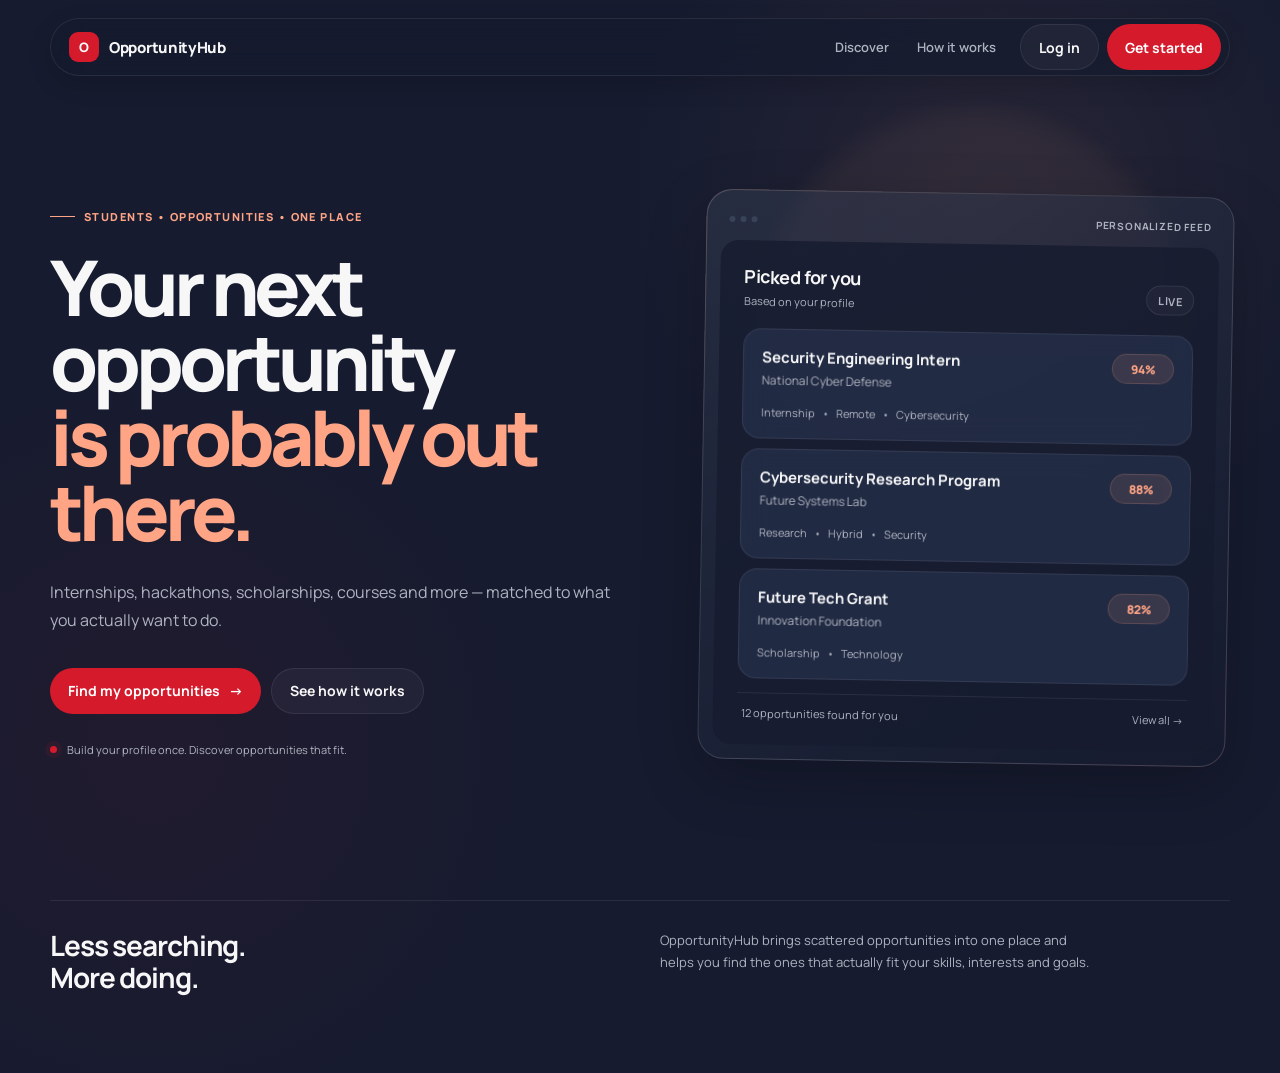
<file: frontend/index.html>
<!DOCTYPE html>
<html lang="en">
<head>
    <meta charset="UTF-8">

    <meta
        name="viewport"
        content="width=device-width, initial-scale=1.0"
    >

    <title>OpportunityHub — One platform. Every opportunity.</title>

    <meta
        name="description"
        content="Discover internships, hackathons, scholarships, courses and other opportunities matched to your profile."
    >

    <!-- Manrope -->
    <link rel="preconnect" href="https://fonts.googleapis.com">
    <link rel="preconnect" href="https://fonts.gstatic.com" crossorigin>

    <link
        href="https://fonts.googleapis.com/css2?family=Manrope:wght@400;500;600;700;800&display=swap"
        rel="stylesheet"
    >

    <!-- OpportunityHub styles -->
    <link rel="stylesheet" href="css/variables.css">
    <link rel="stylesheet" href="css/global.css">
    <link rel="stylesheet" href="css/components.css">
    <link rel="stylesheet" href="css/pages.css">
</head>

<body>

<div class="landing">

    <!-- ================================
         Navigation
    ================================= -->

    <header class="site-nav">
        <div class="container">

            <nav class="nav-inner">

                <a href="index.html" class="brand">
                    <span class="brand-mark">O</span>
                    <span>OpportunityHub</span>
                </a>

                <div class="nav-links">
                    <a href="#discover">Discover</a>
                    <a href="#how-it-works">How it works</a>
                </div>

                <div class="nav-actions">

                    <a
                        href="login.html"
                        class="btn btn-secondary"
                    >
                        Log in
                    </a>

                    <a
                        href="register.html"
                        class="btn btn-primary"
                    >
                        Get started
                    </a>

                </div>

            </nav>

        </div>
    </header>


    <!-- ================================
         Main
    ================================= -->

    <main>

        <!-- Hero -->
        <section class="container hero">

            <!-- Hero Copy -->
            <div class="hero-copy">

                <div class="hero-eyebrow">
                    STUDENTS • OPPORTUNITIES • ONE PLACE
                </div>

                <h1 class="hero-title">
                    Your next opportunity
                    <br>
                    <span>is probably out there.</span>
                </h1>

                <p class="hero-description">
                    Internships, hackathons, scholarships, courses and
                    more — matched to what you actually want to do.
                </p>

                <div class="hero-actions">

                    <a
                        href="register.html"
                        class="btn btn-primary"
                    >
                        Find my opportunities
                        <span aria-hidden="true">→</span>
                    </a>

                    <a
                        href="#how-it-works"
                        class="btn btn-secondary"
                    >
                        See how it works
                    </a>

                </div>

                <div class="hero-note">
                    Build your profile once. Discover opportunities that fit.
                </div>

            </div>


            <!-- ================================
                 Product Preview
            ================================= -->

            <div class="hero-preview">

                <div class="preview-window">

                    <div class="preview-topbar">

                        <div class="preview-dots">
                            <span></span>
                            <span></span>
                            <span></span>
                        </div>

                        <div class="preview-label">
                            Personalized feed
                        </div>

                    </div>


                    <div class="preview-content">

                        <div class="preview-heading">

                            <div>
                                <h2>Picked for you</h2>

                                <p>
                                    Based on your profile
                                </p>
                            </div>

                            <span class="pill">
                                Live
                            </span>

                        </div>


                        <div class="preview-list">

                            <!-- Opportunity 1 -->
                            <article class="opportunity-card">

                                <div class="opportunity-card__top">

                                    <div>

                                        <h3 class="opportunity-card__title">
                                            Security Engineering Intern
                                        </h3>

                                        <p class="opportunity-card__org">
                                            National Cyber Defense
                                        </p>

                                    </div>

                                    <span class="match-badge">
                                        94%
                                    </span>

                                </div>

                                <div class="opportunity-card__meta">

                                    <span>
                                        Internship
                                    </span>

                                    <span>•</span>

                                    <span>
                                        Remote
                                    </span>

                                    <span>•</span>

                                    <span>
                                        Cybersecurity
                                    </span>

                                </div>

                            </article>


                            <!-- Opportunity 2 -->
                            <article class="opportunity-card">

                                <div class="opportunity-card__top">

                                    <div>

                                        <h3 class="opportunity-card__title">
                                            Cybersecurity Research Program
                                        </h3>

                                        <p class="opportunity-card__org">
                                            Future Systems Lab
                                        </p>

                                    </div>

                                    <span class="match-badge">
                                        88%
                                    </span>

                                </div>

                                <div class="opportunity-card__meta">

                                    <span>
                                        Research
                                    </span>

                                    <span>•</span>

                                    <span>
                                        Hybrid
                                    </span>

                                    <span>•</span>

                                    <span>
                                        Security
                                    </span>

                                </div>

                            </article>


                            <!-- Opportunity 3 -->
                            <article class="opportunity-card">

                                <div class="opportunity-card__top">

                                    <div>

                                        <h3 class="opportunity-card__title">
                                            Future Tech Grant
                                        </h3>

                                        <p class="opportunity-card__org">
                                            Innovation Foundation
                                        </p>

                                    </div>

                                    <span class="match-badge">
                                        82%
                                    </span>

                                </div>

                                <div class="opportunity-card__meta">

                                    <span>
                                        Scholarship
                                    </span>

                                    <span>•</span>

                                    <span>
                                        Technology
                                    </span>

                                </div>

                            </article>

                        </div>


                        <div class="preview-footer">

                            <span>
                                12 opportunities found for you
                            </span>

                            <span>
                                View all →
                            </span>

                        </div>

                    </div>

                </div>

            </div>

        </section>


        <!-- ================================
             Bottom Statement
        ================================= -->

        <section
            class="container hero-statement"
            id="how-it-works"
        >

            <div>

                <strong>
                    Less searching.<br>
                    More doing.
                </strong>

            </div>

            <div>

                <p>
                    OpportunityHub brings scattered opportunities into
                    one place and helps you find the ones that actually
                    fit your skills, interests and goals.
                </p>

            </div>

        </section>

    </main>

</div>


<!-- JavaScript -->
<script src="js/main.js"></script>

</body>
</html>
</file>
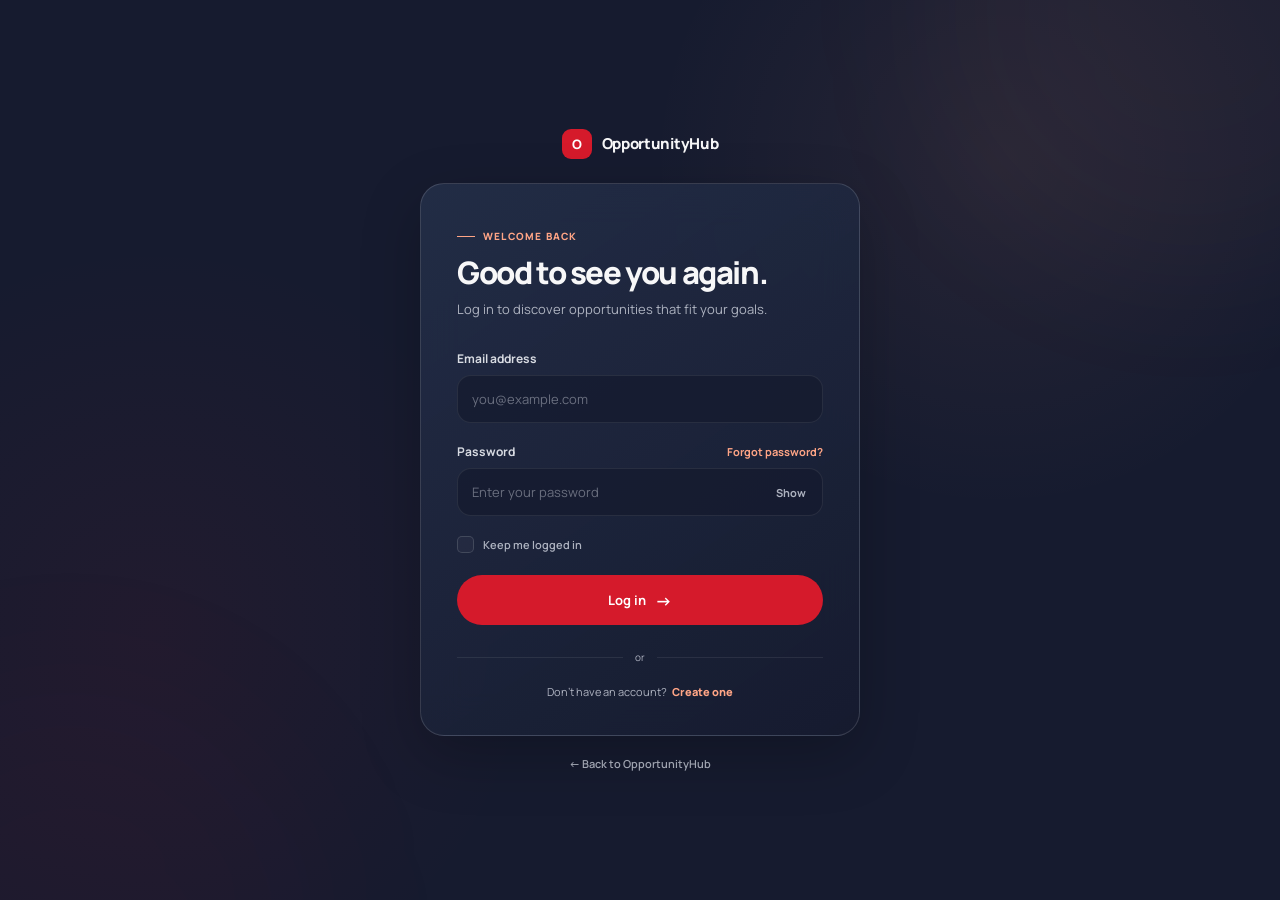
<file: frontend/applications.html>
<!DOCTYPE html>
<html lang="en">
<head>
    <meta charset="UTF-8">
    <meta name="viewport" content="width=device-width, initial-scale=1.0">
    <title>Applications — OpportunityHub</title>
    <link rel="preconnect" href="https://fonts.googleapis.com">
    <link rel="preconnect" href="https://fonts.gstatic.com" crossorigin>
    <link href="https://fonts.googleapis.com/css2?family=Manrope:wght@400;500;600;700;800&display=swap" rel="stylesheet">
    <link rel="stylesheet" href="css/variables.css">
    <link rel="stylesheet" href="css/global.css">
    <link rel="stylesheet" href="css/components.css">
    <link rel="stylesheet" href="css/pages.css">
</head>
<body>
    <div class="page-shell">
        <header class="topbar">
            <a href="dashboard.html" class="brand">
                <span class="brand-mark">O</span>
                <span>OpportunityHub</span>
            </a>
            <nav class="topbar-nav">
                <a href="dashboard.html">Dashboard</a>
                <a href="opportunities.html">Discover</a>
                <a href="saved.html">Saved</a>
                <a href="applications.html" class="active">Applications</a>
            </nav>
            <button id="logoutButton" class="btn btn-secondary small" type="button">Logout</button>
        </header>

        <main class="page-container">
            <section class="content-panel">
                <div class="section-header">
                    <h2>My applications</h2>
                </div>
                <div id="applicationsList" class="applications-list"></div>
                <div id="applicationsEmpty" class="empty-state" hidden>You have not applied to any opportunity yet.</div>
            </section>
        </main>
    </div>

    <script src="js/api.js"></script>
    <script src="js/applications.js"></script>
</body>
</html>
</file>
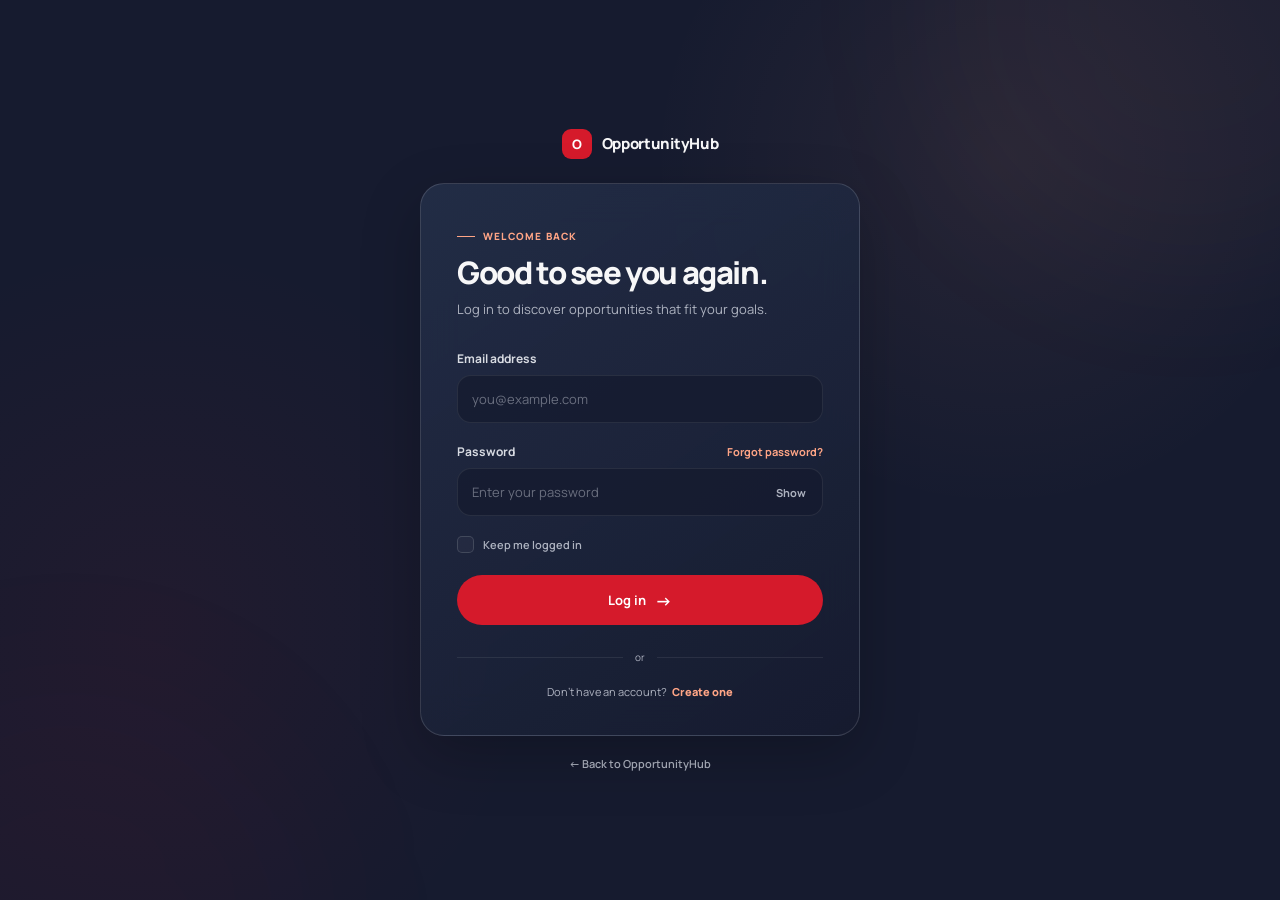
<file: frontend/dashboard.html>
<!DOCTYPE html>
<html lang="en">
<head>
    <meta charset="UTF-8">
    <meta name="viewport" content="width=device-width, initial-scale=1.0">
    <title>Dashboard — OpportunityHub</title>
    <link rel="preconnect" href="https://fonts.googleapis.com">
    <link rel="preconnect" href="https://fonts.gstatic.com" crossorigin>
    <link href="https://fonts.googleapis.com/css2?family=Manrope:wght@400;500;600;700;800&display=swap" rel="stylesheet">
    <link rel="stylesheet" href="css/variables.css">
    <link rel="stylesheet" href="css/global.css">
    <link rel="stylesheet" href="css/components.css">
    <link rel="stylesheet" href="css/pages.css">
</head>
<body>
    <div class="page-shell">
        <header class="topbar">
            <a href="dashboard.html" class="brand">
                <span class="brand-mark">O</span>
                <span>OpportunityHub</span>
            </a>
            <nav class="topbar-nav">
                <a href="dashboard.html" class="active">Dashboard</a>
                <a href="opportunities.html">Discover</a>
                <a href="saved.html">Saved</a>
                <a href="applications.html">Applications</a>
            </nav>
            <button id="logoutButton" class="btn btn-secondary small" type="button">Logout</button>
        </header>

        <main class="page-container">
            <section class="hero-panel">
                <h1 id="welcomeName">Welcome back</h1>
                <p id="profileMeta">Loading your profile…</p>
            </section>

            <section class="stats-grid">
                <div class="stat-card">
                    <span class="label">Recommendations</span>
                    <span class="value" id="statOpportunityCount">0</span>
                </div>
                <div class="stat-card">
                    <span class="label">Saved</span>
                    <span class="value" id="statSavedCount">0</span>
                </div>
                <div class="stat-card">
                    <span class="label">Applications</span>
                    <span class="value" id="statApplicationsCount">0</span>
                </div>
                <div class="stat-card">
                    <span class="label">Best match</span>
                    <span class="value" id="statBestMatch">0%</span>
                </div>
            </section>

            <section class="content-panel">
                <div class="section-header">
                    <h2>Recommended for you</h2>
                </div>
                <div id="recommendationsList" class="recommendations-list"></div>
                <div id="recommendationsEmpty" class="empty-state" hidden>No recommendations yet. Add your profile details and explore opportunities.</div>
            </section>
        </main>
    </div>

    <script src="js/api.js"></script>
    <script src="js/dashboard.js"></script>
</body>
</html>
</file>
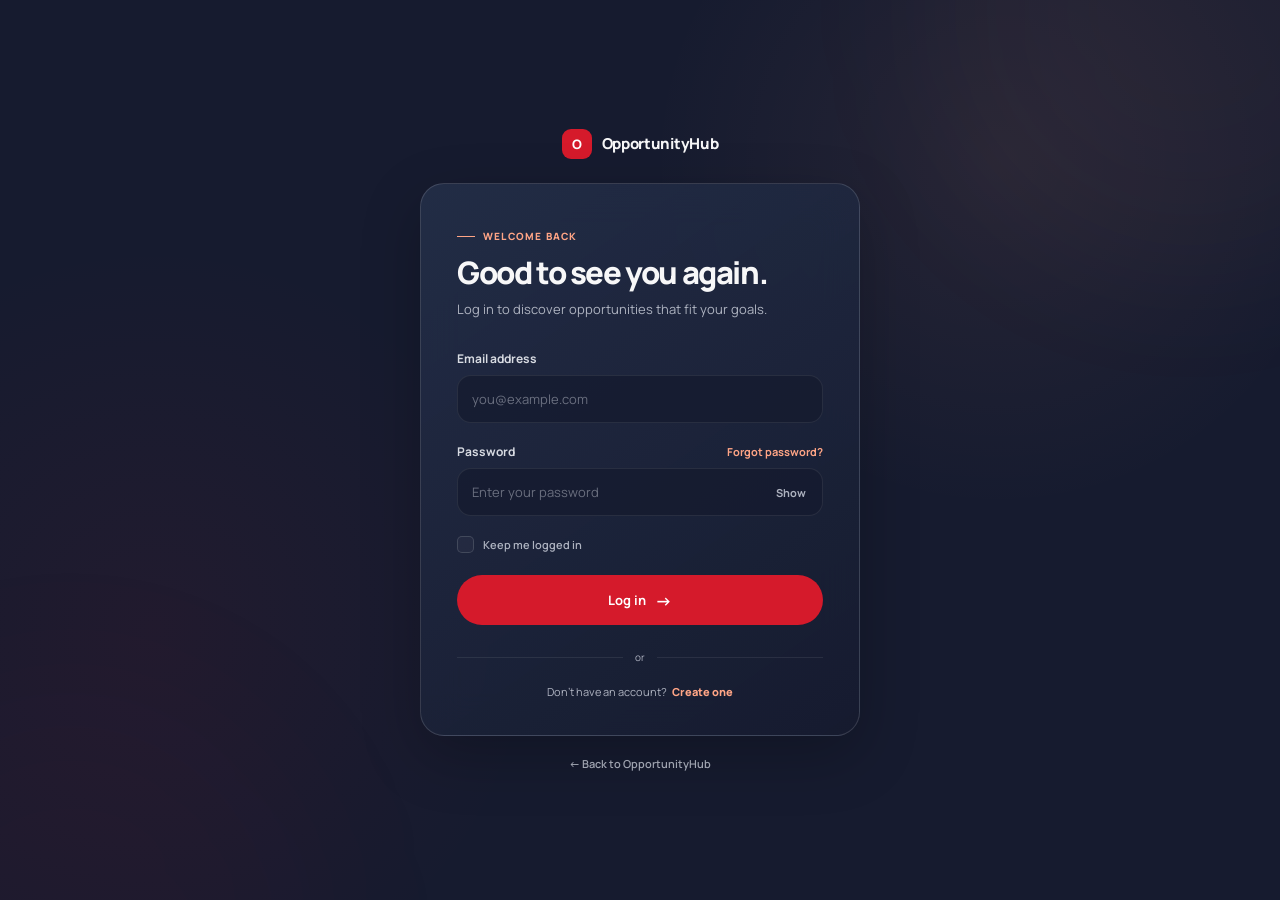
<file: frontend/login.html>
<!DOCTYPE html>
<html lang="en">
<head>
    <meta charset="UTF-8">

    <meta
        name="viewport"
        content="width=device-width, initial-scale=1.0"
    >

    <title>Log in — OpportunityHub</title>

    <meta
        name="description"
        content="Log in to your OpportunityHub account and discover opportunities matched to you."
    >

    <!-- Manrope -->
    <link rel="preconnect" href="https://fonts.googleapis.com">
    <link rel="preconnect" href="https://fonts.gstatic.com" crossorigin>

    <link
        href="https://fonts.googleapis.com/css2?family=Manrope:wght@400;500;600;700;800&display=swap"
        rel="stylesheet"
    >

    <!-- OpportunityHub styles -->
    <link rel="stylesheet" href="css/variables.css">
    <link rel="stylesheet" href="css/global.css">
    <link rel="stylesheet" href="css/components.css">
    <link rel="stylesheet" href="css/pages.css">
</head>

<body>

<main class="auth-page">

    <!-- Decorative background -->
    <div class="auth-glow auth-glow--one"></div>
    <div class="auth-glow auth-glow--two"></div>


    <section class="auth-shell">

        <!-- Brand -->
        <a
            href="index.html"
            class="auth-brand"
            aria-label="OpportunityHub home"
        >
            <span class="brand-mark">O</span>
            <span>OpportunityHub</span>
        </a>


        <!-- Login Card -->
        <div class="auth-card">

            <!-- Header -->
            <div class="auth-header">

                <span class="auth-eyebrow">
                    WELCOME BACK
                </span>

                <h1>
                    Good to see you again.
                </h1>

                <p>
                    Log in to discover opportunities
                    that fit your goals.
                </p>

            </div>


            <!-- Login Form -->
            <form
                class="auth-form"
                id="loginForm"
            >

                <!-- Email -->
                <div class="form-field">

                    <label for="email">
                        Email address
                    </label>

                    <input
                        type="email"
                        id="email"
                        name="email"
                        placeholder="you@example.com"
                        autocomplete="email"
                        required
                    >

                </div>


                <!-- Password -->
                <div class="form-field">

                    <div class="form-label-row">

                        <label for="password">
                            Password
                        </label>

                        <a
                            href="#"
                            class="forgot-link"
                            id="forgotPassword"
                        >
                            Forgot password?
                        </a>

                    </div>


                    <div class="password-field">

                        <input
                            type="password"
                            id="password"
                            name="password"
                            placeholder="Enter your password"
                            autocomplete="current-password"
                            minlength="8"
                            required
                        >

                        <button
                            type="button"
                            class="password-toggle"
                            id="passwordToggle"
                            aria-label="Show password"
                        >
                            <span id="passwordToggleText">
                                Show
                            </span>
                        </button>

                    </div>

                </div>


                <!-- Remember Me -->
                <label class="remember-option">

                    <input
                        type="checkbox"
                        id="remember"
                        name="remember"
                    >

                    <span class="custom-checkbox"></span>

                    <span>
                        Keep me logged in
                    </span>

                </label>


                <!-- Status / Error -->
                <div
                    class="auth-message"
                    id="authMessage"
                    role="alert"
                    aria-live="polite"
                ></div>


                <!-- Submit -->
                <button
                    type="submit"
                    class="btn btn-primary auth-submit"
                    id="loginButton"
                >

                    <span id="loginButtonText">
                        Log in
                    </span>

                    <span
                        class="button-arrow"
                        aria-hidden="true"
                    >
                        →
                    </span>

                </button>

            </form>


            <!-- Divider -->
            <div class="auth-divider">
                <span>or</span>
            </div>


            <!-- Register -->
            <div class="auth-register">

                <span>
                    Don't have an account?
                </span>

                <a href="register.html">
                    Create one
                </a>

            </div>

        </div>


        <!-- Footer -->
        <div class="auth-footer">

            <a href="index.html">
                ← Back to OpportunityHub
            </a>

        </div>

    </section>

</main>

<script src="js/api.js"></script>
<script src="js/login.js"></script>

</body>
</html>
</file>
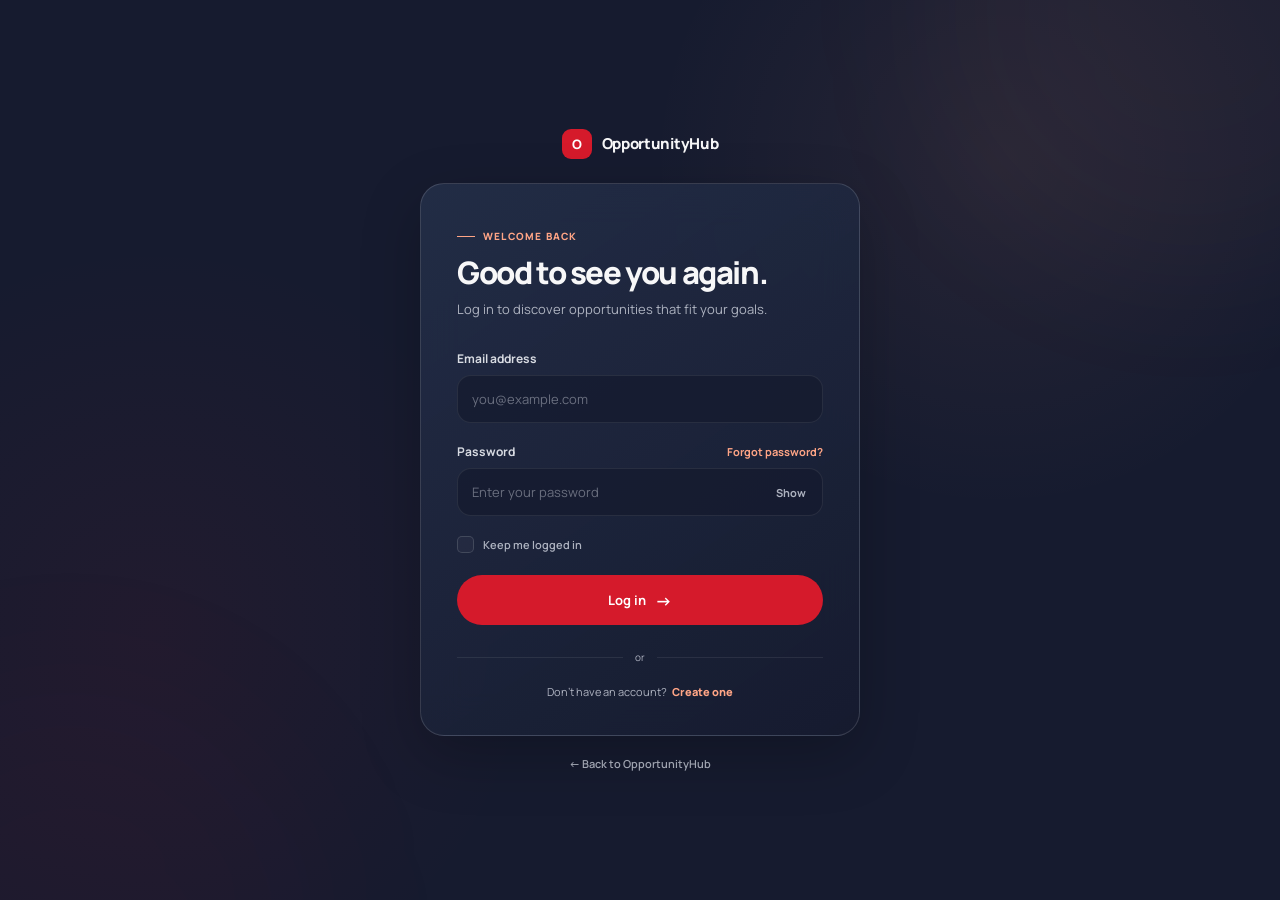
<file: frontend/opportunities.html>
<!DOCTYPE html>
<html lang="en">
<head>
    <meta charset="UTF-8">
    <meta name="viewport" content="width=device-width, initial-scale=1.0">
    <title>Discover Opportunities — OpportunityHub</title>
    <link rel="preconnect" href="https://fonts.googleapis.com">
    <link rel="preconnect" href="https://fonts.gstatic.com" crossorigin>
    <link href="https://fonts.googleapis.com/css2?family=Manrope:wght@400;500;600;700;800&display=swap" rel="stylesheet">
    <link rel="stylesheet" href="css/variables.css">
    <link rel="stylesheet" href="css/global.css">
    <link rel="stylesheet" href="css/components.css">
    <link rel="stylesheet" href="css/pages.css">
</head>
<body>
    <div class="page-shell">
        <header class="topbar">
            <a href="dashboard.html" class="brand">
                <span class="brand-mark">O</span>
                <span>OpportunityHub</span>
            </a>
            <nav class="topbar-nav">
                <a href="dashboard.html">Dashboard</a>
                <a href="opportunities.html" class="active">Discover</a>
                <a href="saved.html">Saved</a>
                <a href="applications.html">Applications</a>
            </nav>
            <button id="logoutButton" class="btn btn-secondary small" type="button">Logout</button>
        </header>

        <main class="page-container">
            <section class="content-panel">
                <div class="section-header">
                    <h2>Discover opportunities</h2>
                </div>

                <div class="filters">
                    <input id="searchInput" type="search" placeholder="Search by title or organization" aria-label="Search opportunities">
                    <select id="categoryFilter" aria-label="Filter by category">
                        <option value="">All categories</option>
                        <option value="Hackathons">Hackathons</option>
                        <option value="Internships">Internships</option>
                        <option value="Scholarships">Scholarships</option>
                        <option value="Bootcamp">Bootcamp</option>
                        <option value="Events">Events</option>
                    </select>
                    <select id="modeFilter" aria-label="Filter by mode">
                        <option value="">Any mode</option>
                        <option value="online">Online</option>
                        <option value="offline">Offline</option>
                        <option value="hybrid">Hybrid</option>
                    </select>
                </div>

                <div id="opportunitiesResults" class="list-grid"></div>
                <div id="emptyState" class="empty-state" hidden>No matching opportunities found.</div>
            </section>
        </main>
    </div>

    <script src="js/api.js"></script>
    <script src="js/opportunities.js"></script>
</body>
</html>
</file>
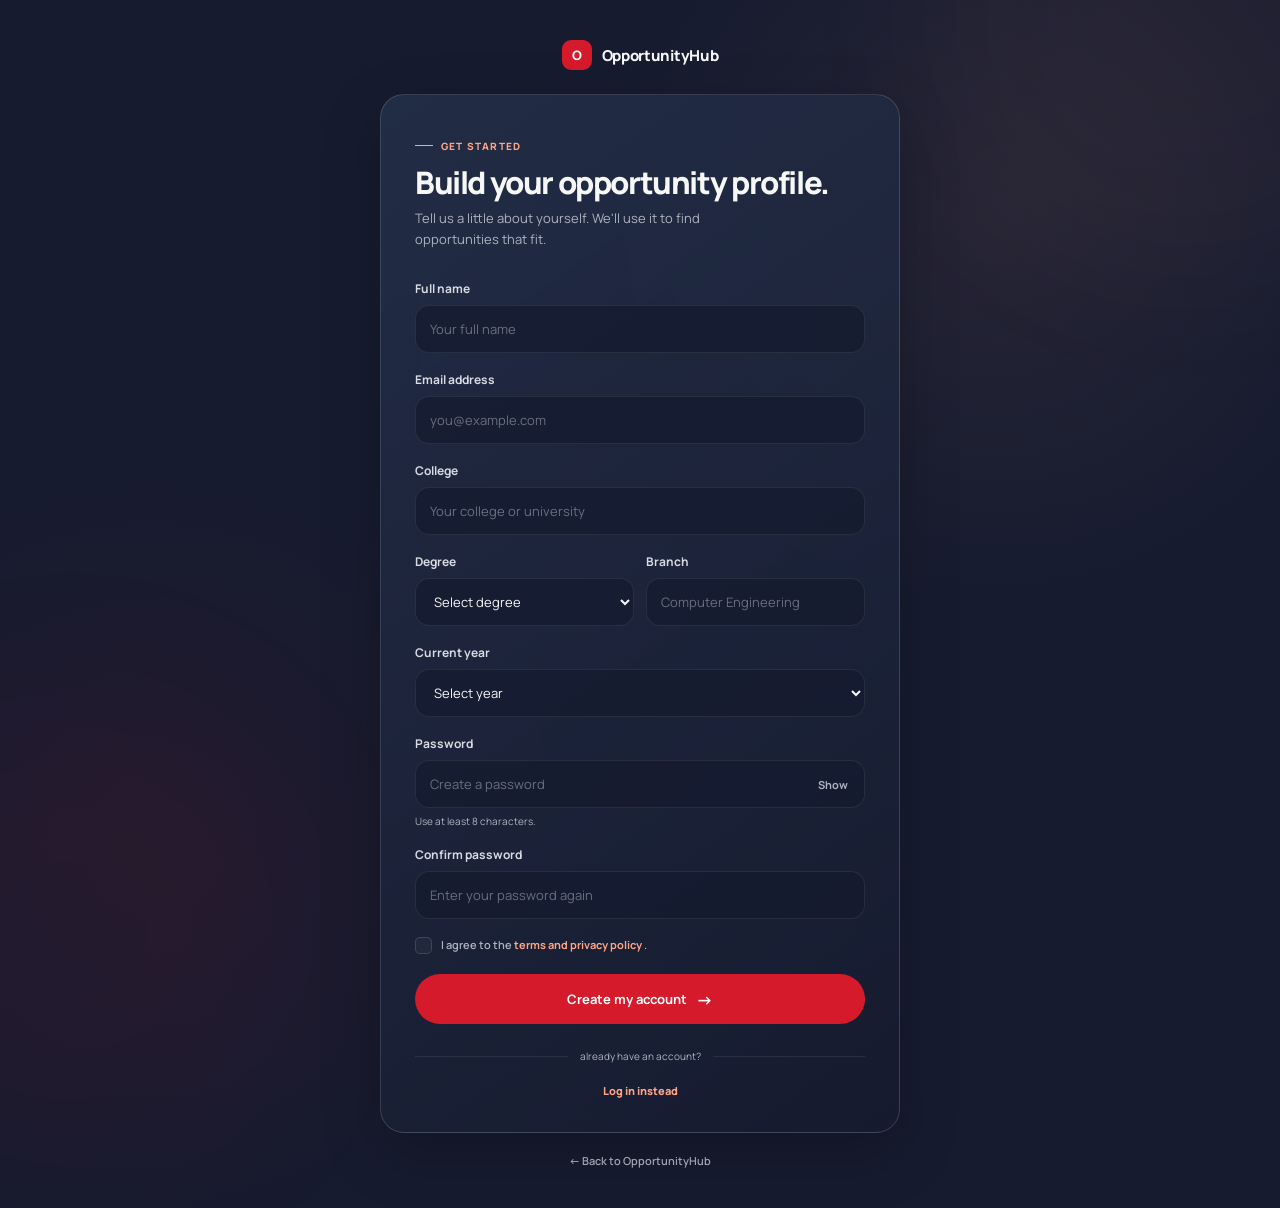
<file: frontend/register.html>
<!DOCTYPE html>
<html lang="en">
<head>
    <meta charset="UTF-8">

    <meta
        name="viewport"
        content="width=device-width, initial-scale=1.0"
    >

    <title>Create account — OpportunityHub</title>

    <meta
        name="description"
        content="Create your OpportunityHub account and start discovering opportunities matched to you."
    >

    <!-- Manrope -->
    <link rel="preconnect" href="https://fonts.googleapis.com">
    <link rel="preconnect" href="https://fonts.gstatic.com" crossorigin>

    <link
        href="https://fonts.googleapis.com/css2?family=Manrope:wght@400;500;600;700;800&display=swap"
        rel="stylesheet"
    >

    <!-- OpportunityHub styles -->
    <link rel="stylesheet" href="css/variables.css">
    <link rel="stylesheet" href="css/global.css">
    <link rel="stylesheet" href="css/components.css">
    <link rel="stylesheet" href="css/pages.css">
</head>

<body>

<main class="auth-page register-page">

    <!-- Decorative background -->
    <div class="auth-glow auth-glow--one"></div>
    <div class="auth-glow auth-glow--two"></div>


    <section class="auth-shell register-shell">

        <!-- Brand -->
        <a
            href="index.html"
            class="auth-brand"
            aria-label="OpportunityHub home"
        >
            <span class="brand-mark">O</span>
            <span>OpportunityHub</span>
        </a>


        <!-- Register Card -->
        <div class="auth-card register-card">

            <!-- Header -->
            <div class="auth-header">

                <span class="auth-eyebrow">
                    GET STARTED
                </span>

                <h1>
                    Build your opportunity profile.
                </h1>

                <p>
                    Tell us a little about yourself.
                    We'll use it to find opportunities that fit.
                </p>

            </div>


            <!-- Registration Form -->
            <form
                class="auth-form register-form"
                id="registerForm"
            >

                <!-- Name -->
                <div class="form-field">

                    <label for="name">
                        Full name
                    </label>

                    <input
                        type="text"
                        id="name"
                        name="name"
                        placeholder="Your full name"
                        autocomplete="name"
                        required
                    >

                </div>


                <!-- Email -->
                <div class="form-field">

                    <label for="email">
                        Email address
                    </label>

                    <input
                        type="email"
                        id="email"
                        name="email"
                        placeholder="you@example.com"
                        autocomplete="email"
                        required
                    >

                </div>


                <!-- College -->
                <div class="form-field">

                    <label for="college">
                        College
                    </label>

                    <input
                        type="text"
                        id="college"
                        name="college"
                        placeholder="Your college or university"
                        autocomplete="organization"
                        required
                    >

                </div>


                <!-- Degree / Branch -->
                <div class="form-grid">

                    <div class="form-field">

                        <label for="degree">
                            Degree
                        </label>

                        <select
                            id="degree"
                            name="degree"
                            required
                        >
                            <option value="" selected disabled>
                                Select degree
                            </option>

                            <option value="B.Tech">
                                B.Tech
                            </option>

                            <option value="B.E.">
                                B.E.
                            </option>

                            <option value="B.Sc">
                                B.Sc
                            </option>

                            <option value="BCA">
                                BCA
                            </option>

                            <option value="M.Tech">
                                M.Tech
                            </option>

                            <option value="MCA">
                                MCA
                            </option>

                            <option value="M.Sc">
                                M.Sc
                            </option>

                            <option value="Other">
                                Other
                            </option>

                        </select>

                    </div>


                    <div class="form-field">

                        <label for="branch">
                            Branch
                        </label>

                        <input
                            type="text"
                            id="branch"
                            name="branch"
                            placeholder="Computer Engineering"
                            required
                        >

                    </div>

                </div>


                <!-- Year -->
                <div class="form-field">

                    <label for="year">
                        Current year
                    </label>

                    <select
                        id="year"
                        name="year"
                        required
                    >
                        <option value="" selected disabled>
                            Select year
                        </option>

                        <option value="1">
                            First year
                        </option>

                        <option value="2">
                            Second year
                        </option>

                        <option value="3">
                            Third year
                        </option>

                        <option value="4">
                            Final year
                        </option>

                        <option value="5">
                            Postgraduate
                        </option>

                    </select>

                </div>


                <!-- Password -->
                <div class="form-field">

                    <label for="password">
                        Password
                    </label>

                    <div class="password-field">

                        <input
                            type="password"
                            id="password"
                            name="password"
                            placeholder="Create a password"
                            autocomplete="new-password"
                            minlength="8"
                            required
                        >

                        <button
                            type="button"
                            class="password-toggle"
                            id="passwordToggle"
                            aria-label="Show password"
                        >
                            <span id="passwordToggleText">
                                Show
                            </span>
                        </button>

                    </div>

                    <span class="field-hint">
                        Use at least 8 characters.
                    </span>

                </div>


                <!-- Confirm Password -->
                <div class="form-field">

                    <label for="confirmPassword">
                        Confirm password
                    </label>

                    <div class="password-field">

                        <input
                            type="password"
                            id="confirmPassword"
                            name="confirmPassword"
                            placeholder="Enter your password again"
                            autocomplete="new-password"
                            minlength="8"
                            required
                        >

                    </div>

                </div>


                <!-- Terms -->
                <label class="remember-option terms-option">

                    <input
                        type="checkbox"
                        id="terms"
                        name="terms"
                        required
                    >

                    <span class="custom-checkbox"></span>

                    <span>
                        I agree to the
                        <a href="#" class="inline-link">
                            terms and privacy policy
                        </a>.
                    </span>

                </label>


                <!-- Status / Error -->
                <div
                    class="auth-message"
                    id="authMessage"
                    role="alert"
                    aria-live="polite"
                ></div>


                <!-- Submit -->
                <button
                    type="submit"
                    class="btn btn-primary auth-submit"
                    id="registerButton"
                >

                    <span id="registerButtonText">
                        Create my account
                    </span>

                    <span
                        class="button-arrow"
                        aria-hidden="true"
                    >
                        →
                    </span>

                </button>

            </form>


            <!-- Login -->
            <div class="auth-divider">
                <span>already have an account?</span>
            </div>

            <div class="auth-register">

                <a href="login.html">
                    Log in instead
                </a>

            </div>

        </div>


        <!-- Footer -->
        <div class="auth-footer">

            <a href="index.html">
                ← Back to OpportunityHub
            </a>

        </div>

    </section>

</main>

<script src="js/api.js"></script>
<script src="js/register.js"></script>

</body>
</html>
</file>
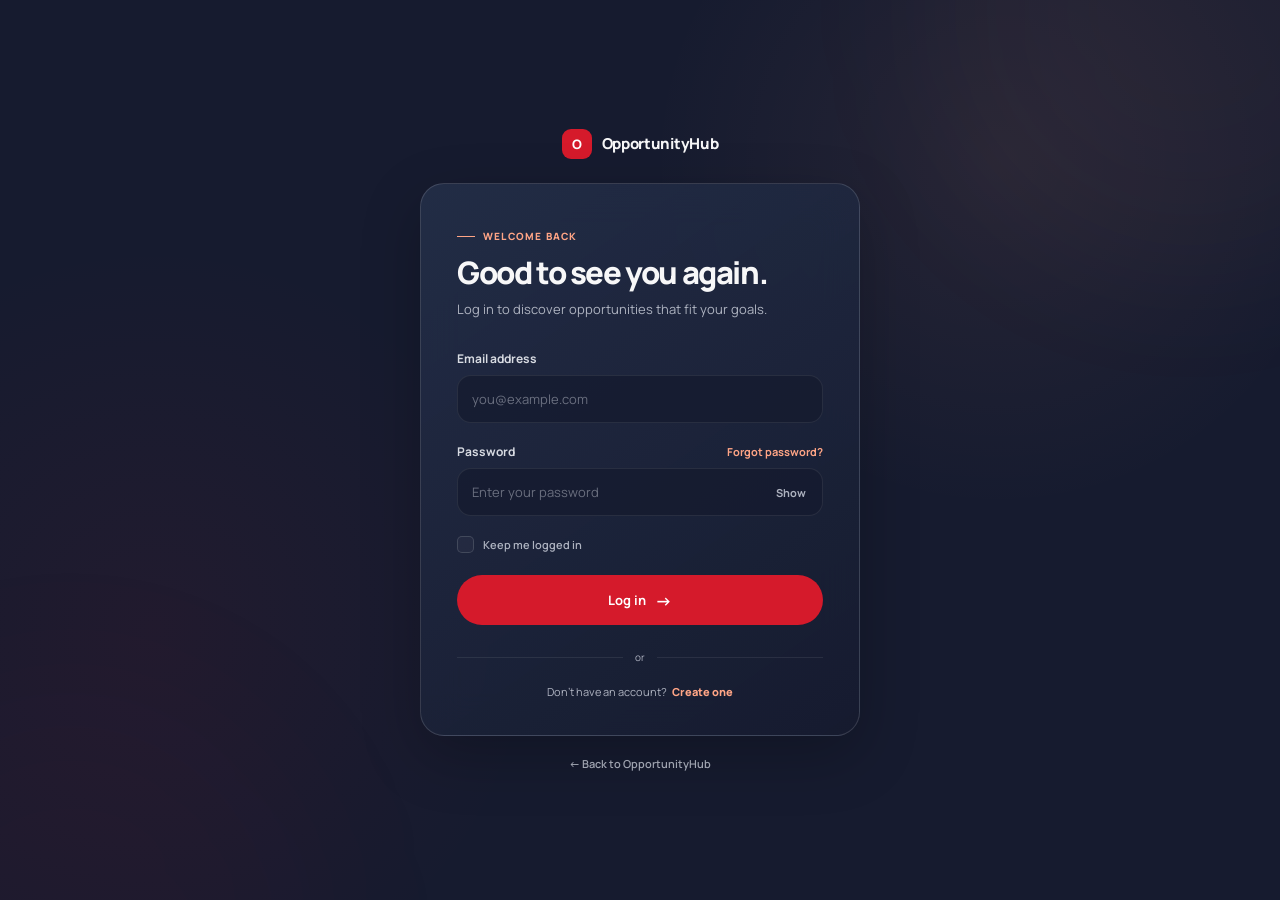
<file: frontend/saved.html>
<!DOCTYPE html>
<html lang="en">
<head>
    <meta charset="UTF-8">
    <meta name="viewport" content="width=device-width, initial-scale=1.0">
    <title>Saved Opportunities — OpportunityHub</title>
    <link rel="preconnect" href="https://fonts.googleapis.com">
    <link rel="preconnect" href="https://fonts.gstatic.com" crossorigin>
    <link href="https://fonts.googleapis.com/css2?family=Manrope:wght@400;500;600;700;800&display=swap" rel="stylesheet">
    <link rel="stylesheet" href="css/variables.css">
    <link rel="stylesheet" href="css/global.css">
    <link rel="stylesheet" href="css/components.css">
    <link rel="stylesheet" href="css/pages.css">
</head>
<body>
    <div class="page-shell">
        <header class="topbar">
            <a href="dashboard.html" class="brand">
                <span class="brand-mark">O</span>
                <span>OpportunityHub</span>
            </a>
            <nav class="topbar-nav">
                <a href="dashboard.html">Dashboard</a>
                <a href="opportunities.html">Discover</a>
                <a href="saved.html" class="active">Saved</a>
                <a href="applications.html">Applications</a>
            </nav>
            <button id="logoutButton" class="btn btn-secondary small" type="button">Logout</button>
        </header>

        <main class="page-container">
            <section class="content-panel">
                <div class="section-header">
                    <h2>Saved opportunities</h2>
                </div>
                <div id="savedList" class="saved-list"></div>
                <div id="savedEmpty" class="empty-state" hidden>You have not saved any opportunities yet.</div>
            </section>
        </main>
    </div>

    <script src="js/api.js"></script>
    <script src="js/saved.js"></script>
</body>
</html>
</file>
<file: frontend/css/variables.css>
:root {
    /* Brand */
    --bg: #161B2F;
    --surface: #242F49;
    --surface-2: #384358;

    --red: #D51A2B;
    --peach: #FFA586;
    --burgundy: #541A2E;

    /* Text */
    --text: #F7F7F8;
    --text-soft: #D8DBE2;
    --muted: #AEB3C0;

    /* Borders */
    --border: rgba(255, 255, 255, 0.08);
    --border-strong: rgba(255, 255, 255, 0.14);

    /* Effects */
    --shadow-sm: 0 8px 24px rgba(0, 0, 0, 0.14);
    --shadow-md: 0 20px 60px rgba(0, 0, 0, 0.22);

    /* Radius */
    --radius-sm: 10px;
    --radius-md: 14px;
    --radius-lg: 18px;
    --radius-xl: 24px;
    --radius-pill: 999px;

    /* Layout */
    --container: 1180px;
    --nav-height: 76px;

    /* Motion */
    --ease: cubic-bezier(0.22, 1, 0.36, 1);
    --transition: 180ms var(--ease);
}
</file>
<file: frontend/css/global.css>
/* ========================================
   GLOBAL STYLES
======================================== */

/* Manrope is loaded directly in index.html.
   This keeps font loading reliable and avoids
   CSS @import delays. */

*,
*::before,
*::after {
    box-sizing: border-box;
}

html {
    scroll-behavior: smooth;
}

body {
    margin: 0;
    min-width: 320px;

    background:
        radial-gradient(
            circle at 78% 18%,
            rgba(255, 165, 134, 0.07),
            transparent 28%
        ),
        radial-gradient(
            circle at 12% 70%,
            rgba(213, 26, 43, 0.06),
            transparent 30%
        ),
        var(--bg);

    color: var(--text);

    font-family: "Manrope", sans-serif;

    -webkit-font-smoothing: antialiased;
    -moz-osx-font-smoothing: grayscale;

    text-rendering: optimizeLegibility;
}

body,
button,
input,
textarea,
select {
    font-family: "Manrope", sans-serif;
}

button,
a {
    -webkit-tap-highlight-color: transparent;
}

a {
    color: inherit;
    text-decoration: none;
}

button {
    border: 0;
}

img {
    display: block;
    max-width: 100%;
}

::selection {
    background: rgba(255, 165, 134, 0.25);
    color: var(--text);
}


/* ========================================
   Layout
======================================== */

.container {
    width: min(
        calc(100% - 40px),
        var(--container)
    );

    margin-inline: auto;
}


/* ========================================
   Accessibility
======================================== */

.sr-only {
    position: absolute;

    width: 1px;
    height: 1px;

    padding: 0;
    margin: -1px;

    overflow: hidden;

    clip: rect(0, 0, 0, 0);

    white-space: nowrap;

    border: 0;
}


/* ========================================
   Mobile Layout
======================================== */

@media (max-width: 640px) {

    .container {
        width: min(
            calc(100% - 28px),
            var(--container)
        );
    }

}
</file>
<file: frontend/css/components.css>
/* ================================
   Buttons
================================ */

.btn {
    display: inline-flex;
    align-items: center;
    justify-content: center;
    gap: 9px;

    min-height: 46px;
    padding: 0 18px;

    border-radius: var(--radius-pill);

    font-size: 14px;
    font-weight: 700;

    cursor: pointer;
    transition:
        transform var(--transition),
        background var(--transition),
        border-color var(--transition),
        color var(--transition);
}

.btn:hover {
    transform: translateY(-2px);
}

.btn:active {
    transform: translateY(0);
}

.btn-primary {
    background: var(--red);
    color: #fff;
}

.btn-primary:hover {
    background: #e02132;
}

.btn-secondary {
    background: rgba(255, 255, 255, 0.04);
    border: 1px solid var(--border);
    color: var(--text);
}

.btn-secondary:hover {
    background: rgba(255, 255, 255, 0.07);
    border-color: var(--border-strong);
}

/* ================================
   Pills
================================ */

.pill {
    display: inline-flex;
    align-items: center;
    gap: 7px;

    min-height: 30px;
    padding: 0 11px;

    border: 1px solid var(--border);
    border-radius: var(--radius-pill);

    background: rgba(255, 255, 255, 0.035);

    color: var(--muted);

    font-size: 11px;
    font-weight: 700;
    letter-spacing: 0.04em;
    text-transform: uppercase;
}

/* ================================
   Match Badge
================================ */

.match-badge {
    display: inline-flex;
    align-items: center;
    justify-content: center;

    min-width: 62px;
    height: 30px;
    padding: 0 10px;

    border-radius: var(--radius-pill);

    background: rgba(255, 165, 134, 0.11);
    border: 1px solid rgba(255, 165, 134, 0.18);

    color: var(--peach);

    font-size: 12px;
    font-weight: 800;
}

/* ================================
   Opportunity Card
================================ */

.opportunity-card {
    padding: 18px;

    background: rgba(36, 47, 73, 0.76);
    border: 1px solid var(--border);
    border-radius: var(--radius-lg);

    backdrop-filter: blur(12px);

    transition:
        transform var(--transition),
        border-color var(--transition),
        background var(--transition);
}

.opportunity-card:hover {
    transform: translateY(-3px);
    border-color: var(--border-strong);
    background: rgba(42, 54, 82, 0.82);
}

.opportunity-card__top {
    display: flex;
    align-items: flex-start;
    justify-content: space-between;
    gap: 16px;
}

.opportunity-card__title {
    margin: 0;

    color: var(--text);

    font-size: 15px;
    line-height: 1.35;
    font-weight: 700;
}

.opportunity-card__org {
    margin: 5px 0 0;

    color: var(--muted);

    font-size: 12px;
    line-height: 1.4;
}

.opportunity-card__meta {
    display: flex;
    flex-wrap: wrap;
    gap: 7px;

    margin-top: 15px;
}

.opportunity-card__meta span {
    color: var(--muted);
    font-size: 11px;
}

/* ================================
   Icon Button
================================ */

.icon-btn {
    display: inline-flex;
    align-items: center;
    justify-content: center;

    width: 38px;
    height: 38px;

    border: 1px solid var(--border);
    border-radius: 50%;

    background: rgba(255, 255, 255, 0.035);
    color: var(--text);

    cursor: pointer;
    transition: var(--transition);
}

.icon-btn:hover {
    background: rgba(255, 255, 255, 0.08);
    border-color: var(--border-strong);
}
</file>
<file: frontend/css/pages.css>
/* ========================================
   LANDING PAGE
======================================== */

.landing {
    min-height: 100vh;
    overflow: hidden;
}


/* ========================================
   Navigation
======================================== */

.site-nav {
    position: relative;
    z-index: 20;

    padding-top: 18px;
}

.nav-inner {
    display: flex;
    align-items: center;
    justify-content: space-between;

    min-height: 58px;
    padding: 0 8px 0 18px;

    border: 1px solid var(--border);
    border-radius: var(--radius-pill);

    background: rgba(22, 27, 47, 0.72);

    backdrop-filter: blur(18px);

    box-shadow: var(--shadow-sm);
}

.brand {
    display: inline-flex;
    align-items: center;
    gap: 10px;

    font-size: 15px;
    font-weight: 800;
    letter-spacing: -0.02em;
}

.brand-mark {
    display: grid;
    place-items: center;

    width: 30px;
    height: 30px;

    border-radius: 9px;

    background: var(--red);
    color: white;

    font-size: 13px;
    font-weight: 800;
}

.nav-links {
    display: flex;
    align-items: center;
    gap: 28px;

    margin-left: auto;
    margin-right: 24px;
}

.nav-links a {
    color: var(--muted);

    font-size: 13px;
    font-weight: 600;

    transition: color var(--transition);
}

.nav-links a:hover {
    color: var(--text);
}

.nav-actions {
    display: flex;
    align-items: center;
    gap: 8px;
}


/* ========================================
   Hero
======================================== */

.hero {
    position: relative;

    display: grid;

    grid-template-columns:
        minmax(0, 1.04fr)
        minmax(380px, 0.96fr);

    align-items: center;

    gap: 80px;

    min-height: calc(100vh - 76px);

    padding: 80px 0 100px;
}

.hero::before {
    content: "";

    position: absolute;
    z-index: -1;

    width: 420px;
    height: 420px;

    top: 4%;
    right: 4%;

    border-radius: 50%;

    background: rgba(255, 165, 134, 0.055);

    filter: blur(10px);
}

.hero-copy {
    max-width: 650px;
}

.hero-eyebrow {
    display: inline-flex;
    align-items: center;
    gap: 9px;

    margin-bottom: 25px;

    color: var(--peach);

    font-size: 11px;
    font-weight: 800;

    letter-spacing: 0.13em;
}

.hero-eyebrow::before {
    content: "";

    width: 25px;
    height: 1px;

    background: var(--peach);
}

.hero-title {
    margin: 0;

    max-width: 680px;

    font-size: clamp(48px, 6vw, 78px);

    line-height: 0.98;

    letter-spacing: -0.065em;

    font-weight: 800;
}

.hero-title span {
    color: var(--peach);
}

.hero-description {
    max-width: 570px;

    margin: 28px 0 0;

    color: var(--muted);

    font-size: 16px;
    line-height: 1.75;
}

.hero-actions {
    display: flex;
    flex-wrap: wrap;
    gap: 10px;

    margin-top: 34px;
}

.hero-note {
    display: flex;
    align-items: center;
    gap: 10px;

    margin-top: 28px;

    color: var(--muted);

    font-size: 11px;
}

.hero-note::before {
    content: "";

    width: 7px;
    height: 7px;

    border-radius: 50%;

    background: var(--red);

    box-shadow:
        0 0 0 5px rgba(213, 26, 43, 0.08);
}


/* ========================================
   Product Preview
======================================== */

.hero-preview {
    position: relative;
}

.preview-window {
    position: relative;

    padding: 14px;

    border: 1px solid var(--border-strong);

    border-radius: 26px;

    background:
        linear-gradient(
            145deg,
            rgba(56, 67, 88, 0.42),
            rgba(22, 27, 47, 0.74)
        );

    box-shadow: var(--shadow-md);

    transform: rotate(1deg);
}

.preview-window::after {
    content: "";

    position: absolute;

    inset: -1px;

    border-radius: inherit;

    pointer-events: none;

    background:
        linear-gradient(
            135deg,
            rgba(255, 165, 134, 0.13),
            transparent 32%,
            transparent 70%,
            rgba(213, 26, 43, 0.08)
        );

    mask:
        linear-gradient(#fff 0 0) content-box,
        linear-gradient(#fff 0 0);

    mask-composite: exclude;

    padding: 1px;
}

.preview-topbar {
    display: flex;
    align-items: center;
    justify-content: space-between;

    padding: 8px 8px 14px;
}

.preview-dots {
    display: flex;
    gap: 5px;
}

.preview-dots span {
    width: 6px;
    height: 6px;

    border-radius: 50%;

    background: var(--surface-2);
}

.preview-label {
    color: var(--muted);

    font-size: 10px;
    font-weight: 700;

    letter-spacing: 0.08em;
    text-transform: uppercase;
}

.preview-content {
    padding: 24px;

    border-radius: 18px;

    background: rgba(22, 27, 47, 0.82);
}

.preview-heading {
    display: flex;
    align-items: flex-end;
    justify-content: space-between;

    margin-bottom: 20px;
}

.preview-heading h2 {
    margin: 0;

    font-size: 18px;

    letter-spacing: -0.03em;
}

.preview-heading p {
    margin: 5px 0 0;

    color: var(--muted);

    font-size: 11px;
}

.preview-list {
    display: grid;
    gap: 10px;
}

.preview-footer {
    display: flex;
    align-items: center;
    justify-content: space-between;

    margin-top: 14px;
    padding: 12px 4px 0;

    border-top: 1px solid var(--border);

    color: var(--muted);

    font-size: 11px;
}


/* ========================================
   Bottom Statement
======================================== */

.hero-statement {
    display: grid;

    grid-template-columns: 1fr 1fr;

    gap: 40px;

    padding: 28px 0 80px;

    border-top: 1px solid var(--border);
}

.hero-statement strong {
    display: block;

    font-size: 28px;

    line-height: 1.15;

    letter-spacing: -0.04em;
}

.hero-statement p {
    margin: 0;

    max-width: 430px;

    color: var(--muted);

    font-size: 13px;

    line-height: 1.7;
}


/* ========================================
   LANDING PAGE RESPONSIVE
======================================== */

@media (max-width: 900px) {

    .nav-links {
        display: none;
    }

    .hero {
        grid-template-columns: 1fr;

        gap: 54px;

        padding-top: 65px;
    }

    .hero-copy {
        max-width: 700px;
    }

    .hero-preview {
        max-width: 620px;
    }

}


@media (max-width: 600px) {

    .site-nav {
        padding-top: 12px;
    }

    .nav-inner {
        padding-left: 13px;
    }

    .nav-actions .btn-secondary {
        display: none;
    }

    .hero {
        min-height: auto;

        padding: 55px 0 70px;
    }

    .hero-title {
        font-size: clamp(43px, 14vw, 62px);
    }

    .hero-description {
        font-size: 14px;
    }

    .hero-actions {
        flex-direction: column;
    }

    .hero-actions .btn {
        width: 100%;
    }

    .preview-content {
        padding: 17px;
    }

    .preview-window {
        transform: none;
    }

    .hero-statement {
        grid-template-columns: 1fr;

        gap: 20px;

        padding-bottom: 50px;
    }

    .hero-statement strong {
        font-size: 23px;
    }

}


/* ============================================================
   AUTHENTICATION PAGES
============================================================ */


/* ========================================
   Authentication Page
======================================== */

.auth-page {
    position: relative;

    min-height: 100vh;

    display: grid;

    place-items: center;

    padding: 40px 20px;

    overflow: hidden;
}


/* ========================================
   Authentication Background Glows
======================================== */

.auth-glow {
    position: fixed;

    width: 500px;
    height: 500px;

    border-radius: 50%;

    pointer-events: none;

    filter: blur(90px);

    opacity: 0.5;
}

.auth-glow--one {
    top: -240px;
    right: -160px;

    background: rgba(255, 165, 134, 0.09);
}

.auth-glow--two {
    bottom: -280px;
    left: -180px;

    background: rgba(213, 26, 43, 0.07);
}


/* ========================================
   Authentication Shell
======================================== */

.auth-shell {
    position: relative;

    z-index: 2;

    width: min(100%, 440px);

    margin-inline: auto;
}


/* ========================================
   Authentication Brand
======================================== */

.auth-brand {
    display: flex;

    align-items: center;

    justify-content: center;

    gap: 10px;

    margin-bottom: 24px;

    color: var(--text);

    font-size: 15px;

    font-weight: 800;

    letter-spacing: -0.02em;
}

.auth-brand .brand-mark {
    flex-shrink: 0;
}


/* ========================================
   Authentication Card
======================================== */

.auth-card {
    width: 100%;

    padding: 36px;

    border: 1px solid var(--border-strong);

    border-radius: var(--radius-xl);

    background:
        linear-gradient(
            145deg,
            rgba(36, 47, 73, 0.88),
            rgba(22, 27, 47, 0.94)
        );

    box-shadow: var(--shadow-md);

    backdrop-filter: blur(20px);
}


/* ========================================
   Authentication Header
======================================== */

.auth-header {
    margin-bottom: 30px;
}

.auth-eyebrow {
    display: inline-flex;

    align-items: center;

    gap: 8px;

    color: var(--peach);

    font-size: 10px;

    font-weight: 800;

    letter-spacing: 0.12em;
}

.auth-eyebrow::before {
    content: "";

    width: 18px;
    height: 1px;

    background: var(--peach);
}

.auth-header h1 {
    margin: 12px 0 9px;

    color: var(--text);

    font-size: 31px;

    line-height: 1.1;

    letter-spacing: -0.045em;

    font-weight: 800;
}

.auth-header p {
    margin: 0;

    max-width: 350px;

    color: var(--muted);

    font-size: 13px;

    line-height: 1.65;
}


/* ========================================
   Authentication Form
======================================== */

.auth-form {
    display: grid;

    gap: 20px;
}

.form-field {
    display: grid;

    gap: 8px;
}

.form-field label,
.form-label-row label {
    color: var(--text-soft);

    font-size: 12px;

    font-weight: 700;
}

.form-label-row {
    display: flex;

    align-items: center;

    justify-content: space-between;

    gap: 12px;
}

.forgot-link {
    color: var(--peach);

    font-size: 11px;

    font-weight: 700;

    transition: color var(--transition);
}

.forgot-link:hover {
    color: #ffb69c;
}


/* ========================================
   Form Inputs
======================================== */

.form-field input {
    width: 100%;

    height: 48px;

    padding: 0 14px;

    border: 1px solid var(--border);

    border-radius: var(--radius-md);

    outline: none;

    background: rgba(22, 27, 47, 0.72);

    color: var(--text);

    font-size: 13px;

    transition:
        border-color var(--transition),
        background var(--transition),
        box-shadow var(--transition);
}

.form-field input::placeholder {
    color: rgba(174, 179, 192, 0.55);
}

.form-field input:hover {
    border-color: var(--border-strong);
}

.form-field input:focus {
    border-color: rgba(255, 165, 134, 0.45);

    background: rgba(22, 27, 47, 0.9);

    box-shadow:
        0 0 0 3px rgba(255, 165, 134, 0.07);
}


/* ========================================
   Password Field
======================================== */

.password-field {
    position: relative;
}

.password-field input {
    padding-right: 62px;
}

.password-toggle {
    position: absolute;

    top: 50%;
    right: 12px;

    transform: translateY(-50%);

    padding: 5px;

    background: transparent;

    color: var(--muted);

    font-size: 11px;

    font-weight: 700;

    cursor: pointer;

    transition: color var(--transition);
}

.password-toggle:hover {
    color: var(--text);
}


/* ========================================
   Remember Me
======================================== */

.remember-option {
    position: relative;

    display: inline-flex;

    align-items: center;

    gap: 9px;

    width: fit-content;

    color: var(--muted);

    font-size: 11px;

    font-weight: 600;

    cursor: pointer;
}

.remember-option input {
    position: absolute;

    width: 1px;
    height: 1px;

    opacity: 0;
}

.custom-checkbox {
    display: grid;

    place-items: center;

    width: 17px;
    height: 17px;

    border: 1px solid var(--border-strong);

    border-radius: 5px;

    background: rgba(255, 255, 255, 0.03);

    transition:
        background var(--transition),
        border-color var(--transition);
}

.remember-option input:checked + .custom-checkbox {
    background: var(--red);

    border-color: var(--red);
}

.remember-option input:checked + .custom-checkbox::after {
    content: "✓";

    color: white;

    font-size: 10px;

    font-weight: 800;
}

.remember-option input:focus-visible + .custom-checkbox {
    outline: 2px solid rgba(255, 165, 134, 0.5);

    outline-offset: 2px;
}


/* ========================================
   Login Submit Button
======================================== */

.auth-submit {
    width: 100%;

    min-height: 50px;

    margin-top: 2px;

    font-size: 13px;
}

.auth-submit:disabled {
    opacity: 0.65;

    cursor: not-allowed;

    transform: none;
}

.button-arrow {
    font-size: 17px;

    line-height: 1;
}


/* ========================================
   Authentication Message
======================================== */

.auth-message {
    display: none;

    padding: 11px 13px;

    border: 1px solid rgba(213, 26, 43, 0.25);

    border-radius: var(--radius-md);

    background: rgba(213, 26, 43, 0.08);

    color: #ffb0b7;

    font-size: 11px;

    line-height: 1.5;
}

.auth-message.is-visible {
    display: block;
}


/* ========================================
   Authentication Divider
======================================== */

.auth-divider {
    display: flex;

    align-items: center;

    gap: 12px;

    margin: 25px 0 20px;

    color: var(--muted);

    font-size: 10px;
}

.auth-divider::before,
.auth-divider::after {
    content: "";

    flex: 1;

    height: 1px;

    background: var(--border);
}

.auth-divider span {
    flex-shrink: 0;
}


/* ========================================
   Register Link
======================================== */

.auth-register {
    display: flex;

    justify-content: center;

    gap: 5px;

    color: var(--muted);

    font-size: 11px;
}

.auth-register a {
    color: var(--peach);

    font-weight: 800;

    transition: color var(--transition);
}

.auth-register a:hover {
    color: #ffb69c;
}


/* ========================================
   Authentication Footer
======================================== */

.auth-footer {
    display: flex;

    justify-content: center;

    margin-top: 20px;
}

.auth-footer a {
    color: var(--muted);

    font-size: 11px;

    font-weight: 600;

    transition: color var(--transition);
}

.auth-footer a:hover {
    color: var(--text);
}


/* ========================================
   Authentication Responsive
======================================== */

@media (max-width: 520px) {

    .auth-page {
        padding: 24px 14px;
    }

    .auth-card {
        padding: 28px 22px;

        border-radius: var(--radius-lg);
    }

    .auth-header h1 {
        font-size: 27px;
    }

}
/* ========================================
   REGISTER PAGE
======================================== */

.register-shell {
    width: min(100%, 520px);
}

.register-card {
    padding: 34px;
}

.register-form {
    gap: 18px;
}

.form-grid {
    display: grid;

    grid-template-columns: 1fr 1fr;

    gap: 12px;
}

.form-field select {
    width: 100%;

    height: 48px;

    padding: 0 14px;

    border: 1px solid var(--border);

    border-radius: var(--radius-md);

    outline: none;

    background: rgba(22, 27, 47, 0.72);

    color: var(--text);

    font-family: inherit;

    font-size: 13px;

    cursor: pointer;

    transition:
        border-color var(--transition),
        background var(--transition),
        box-shadow var(--transition);
}

.form-field select:hover {
    border-color: var(--border-strong);
}

.form-field select:focus {
    border-color: rgba(255, 165, 134, 0.45);

    background: rgba(22, 27, 47, 0.9);

    box-shadow:
        0 0 0 3px rgba(255, 165, 134, 0.07);
}

.form-field select option {
    background: var(--bg);

    color: var(--text);
}

.field-hint {
    margin-top: -2px;

    color: var(--muted);

    font-size: 10px;

    line-height: 1.4;
}

.terms-option {
    align-items: flex-start;

    line-height: 1.5;
}

.inline-link {
    color: var(--peach);

    font-weight: 700;
}

.inline-link:hover {
    text-decoration: underline;
}


/* ========================================
   Register Responsive
======================================== */

@media (max-width: 560px) {

    .register-card {
        padding: 28px 20px;
    }

    .form-grid {
        grid-template-columns: 1fr;
    }

}

/* ========================================
   DASHBOARD + LISTING LAYOUTS
======================================== */

.page-shell {
    min-height: 100vh;
    padding: 28px 20px 64px;
}

.topbar {
    width: min(100%, var(--container));
    margin: 0 auto 26px;
    padding: 12px 18px;
    border: 1px solid var(--border);
    border-radius: var(--radius-pill);
    background: rgba(22, 27, 47, 0.72);
    backdrop-filter: blur(18px);
    display: flex;
    align-items: center;
    justify-content: space-between;
    gap: 16px;
}

.topbar-nav {
    display: flex;
    align-items: center;
    gap: 22px;
    flex-wrap: wrap;
}

.topbar-nav a {
    color: var(--muted);
    font-size: 12px;
    font-weight: 700;
}

.topbar-nav a.active,
.topbar-nav a:hover {
    color: var(--text);
}

.page-container {
    width: min(100%, var(--container));
    margin: 0 auto;
}

.hero-panel,
.content-panel {
    background: rgba(36, 47, 73, 0.76);
    border: 1px solid var(--border);
    border-radius: var(--radius-xl);
    box-shadow: var(--shadow-sm);
}

.hero-panel {
    padding: 22px 24px;
    margin-bottom: 24px;
}

.hero-panel h1 {
    margin: 0 0 8px;
    font-size: clamp(28px, 3vw, 44px);
    letter-spacing: -0.05em;
}

.hero-panel p {
    margin: 0;
    color: var(--muted);
    line-height: 1.6;
}

.stats-grid {
    display: grid;
    grid-template-columns: repeat(4, minmax(0, 1fr));
    gap: 16px;
    margin-bottom: 24px;
}

.stat-card {
    padding: 18px 20px;
    border: 1px solid var(--border);
    border-radius: var(--radius-lg);
    background: rgba(22, 27, 47, 0.6);
}

.stat-card .label {
    display: block;
    color: var(--muted);
    font-size: 11px;
    letter-spacing: 0.08em;
    text-transform: uppercase;
    margin-bottom: 10px;
}

.stat-card .value {
    font-size: clamp(22px, 2vw, 32px);
    font-weight: 800;
    letter-spacing: -0.05em;
}

.content-panel {
    padding: 22px;
}

.section-header {
    display: flex;
    align-items: center;
    justify-content: space-between;
    gap: 12px;
    margin-bottom: 18px;
}

.section-header h2 {
    margin: 0;
    font-size: clamp(22px, 2vw, 30px);
    letter-spacing: -0.04em;
}

.list-grid,
.saved-list,
.applications-list,
.recommendations-list {
    display: grid;
    gap: 16px;
}

.card-actions {
    display: flex;
    align-items: center;
    justify-content: flex-start;
    gap: 10px;
    margin-top: 16px;
    flex-wrap: wrap;
}

.btn.small {
    min-height: 38px;
    padding: 0 14px;
    font-size: 12px;
}

.btn.btn-primary.disabled,
.btn[disabled] {
    opacity: 0.7;
    cursor: not-allowed;
}

.empty-state {
    padding: 28px 18px;
    border: 1px dashed var(--border-strong);
    border-radius: var(--radius-lg);
    color: var(--muted);
    text-align: center;
    background: rgba(255, 255, 255, 0.02);
}

.filters {
    display: grid;
    grid-template-columns: minmax(0, 2fr) minmax(180px, 1fr) minmax(160px, 1fr);
    gap: 12px;
    margin-bottom: 20px;
}

.filters input,
.filters select {
    width: 100%;
    height: 46px;
    padding: 0 14px;
    border: 1px solid var(--border);
    border-radius: var(--radius-md);
    outline: none;
    background: rgba(22, 27, 47, 0.72);
    color: var(--text);
}

.opportunity-detail {
    display: grid;
    gap: 20px;
}

.opportunity-detail__header {
    display: flex;
    align-items: flex-start;
    justify-content: space-between;
    gap: 16px;
}

.opportunity-detail__header h1 {
    margin: 8px 0 0;
    font-size: clamp(28px, 4vw, 42px);
    letter-spacing: -0.05em;
}

.detail-org {
    margin: 8px 0 0;
    color: var(--muted);
    font-size: 14px;
}

.eyebrow-alt {
    margin: 0;
    color: var(--peach);
    font-size: 11px;
    font-weight: 800;
    letter-spacing: 0.12em;
    text-transform: uppercase;
}

.match-badge.large {
    min-width: 90px;
    height: 40px;
    font-size: 14px;
}

.detail-description {
    color: var(--text-soft);
    line-height: 1.75;
    margin: 0;
}

.detail-meta-grid {
    display: grid;
    grid-template-columns: repeat(4, minmax(0, 1fr));
    gap: 12px;
}

.meta-box {
    padding: 16px 14px;
    border: 1px solid var(--border);
    border-radius: var(--radius-lg);
    background: rgba(22, 27, 47, 0.6);
}

.meta-box span {
    display: block;
    color: var(--muted);
    font-size: 11px;
    text-transform: uppercase;
    letter-spacing: 0.08em;
    margin-bottom: 8px;
}

.meta-box strong {
    font-size: 15px;
    line-height: 1.5;
}

.tags-wrap {
    display: flex;
    flex-wrap: wrap;
    gap: 8px;
}

.tag {
    display: inline-flex;
    align-items: center;
    min-height: 30px;
    padding: 0 10px;
    border: 1px solid var(--border);
    border-radius: var(--radius-pill);
    background: rgba(255, 255, 255, 0.03);
    color: var(--text-soft);
    font-size: 11px;
    font-weight: 700;
}

.detail-section {
    padding-top: 8px;
    border-top: 1px solid var(--border);
}

.detail-section h3 {
    margin: 0 0 10px;
    font-size: 20px;
    letter-spacing: -0.04em;
}

.detail-section p {
    margin: 0;
    color: var(--muted);
    line-height: 1.7;
}

.detail-message {
    display: none;
    padding: 12px 14px;
    border-radius: var(--radius-md);
    font-size: 12px;
    line-height: 1.5;
    margin-top: 12px;
}

.detail-message--success {
    display: block;
    border: 1px solid rgba(106, 190, 120, 0.35);
    background: rgba(21, 187, 120, 0.08);
    color: #baf3d2;
}

.detail-message--error {
    display: block;
    border: 1px solid rgba(213, 26, 43, 0.25);
    background: rgba(213, 26, 43, 0.08);
    color: #ffb0b7;
}

.recommendation-description {
    margin-top: 14px;
    color: var(--muted);
    line-height: 1.6;
}

.list-description {
    margin-top: 14px;
    color: var(--muted);
    line-height: 1.6;
}

@media (max-width: 900px) {
    .stats-grid,
    .detail-meta-grid {
        grid-template-columns: repeat(2, minmax(0, 1fr));
    }

    .filters {
        grid-template-columns: 1fr;
    }
}

@media (max-width: 640px) {
    .topbar {
        flex-direction: column;
        align-items: flex-start;
        border-radius: 24px;
    }

    .topbar-nav {
        gap: 12px;
    }

    .stats-grid,
    .detail-meta-grid {
        grid-template-columns: 1fr;
    }

    .opportunity-detail__header {
        flex-direction: column;
    }
}
</file>
